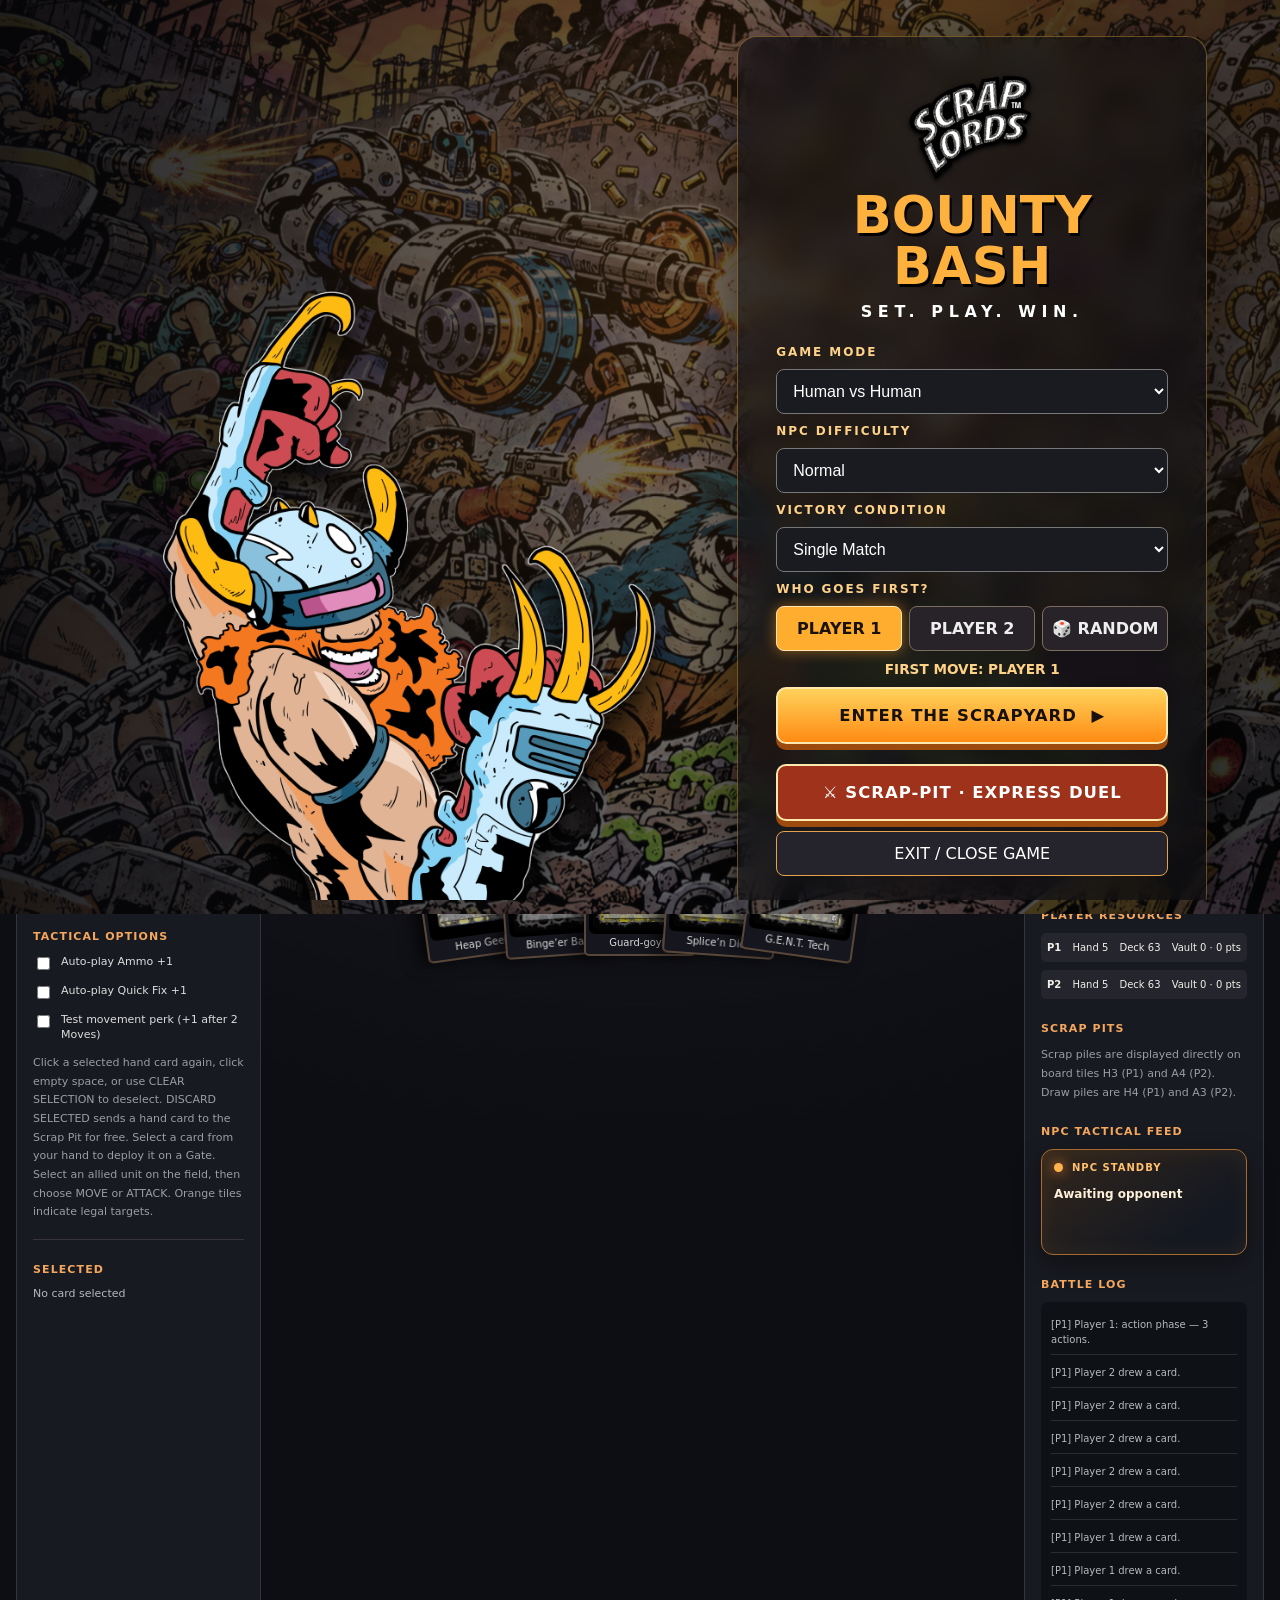
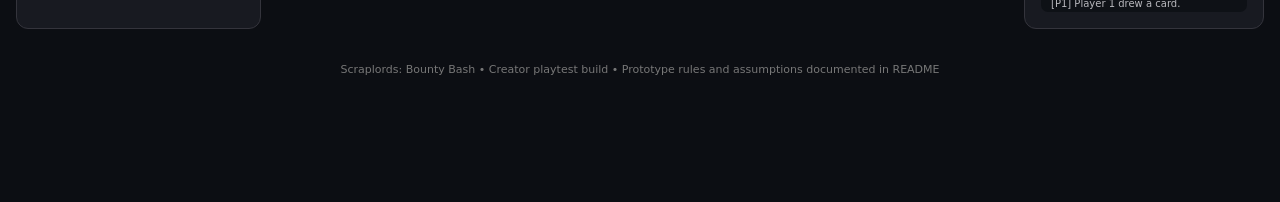
<file: index.html>
<!doctype html><html lang="en"><head><meta charset="utf-8"><meta name="viewport" content="width=device-width,initial-scale=1"><title>Scraplords: Bounty Bash | Tactical Prototype</title><link rel="stylesheet" href="src/styles.css"></head><body><div id="app"></div><script type="module" src="src/main.js"></script></body></html>
</file>
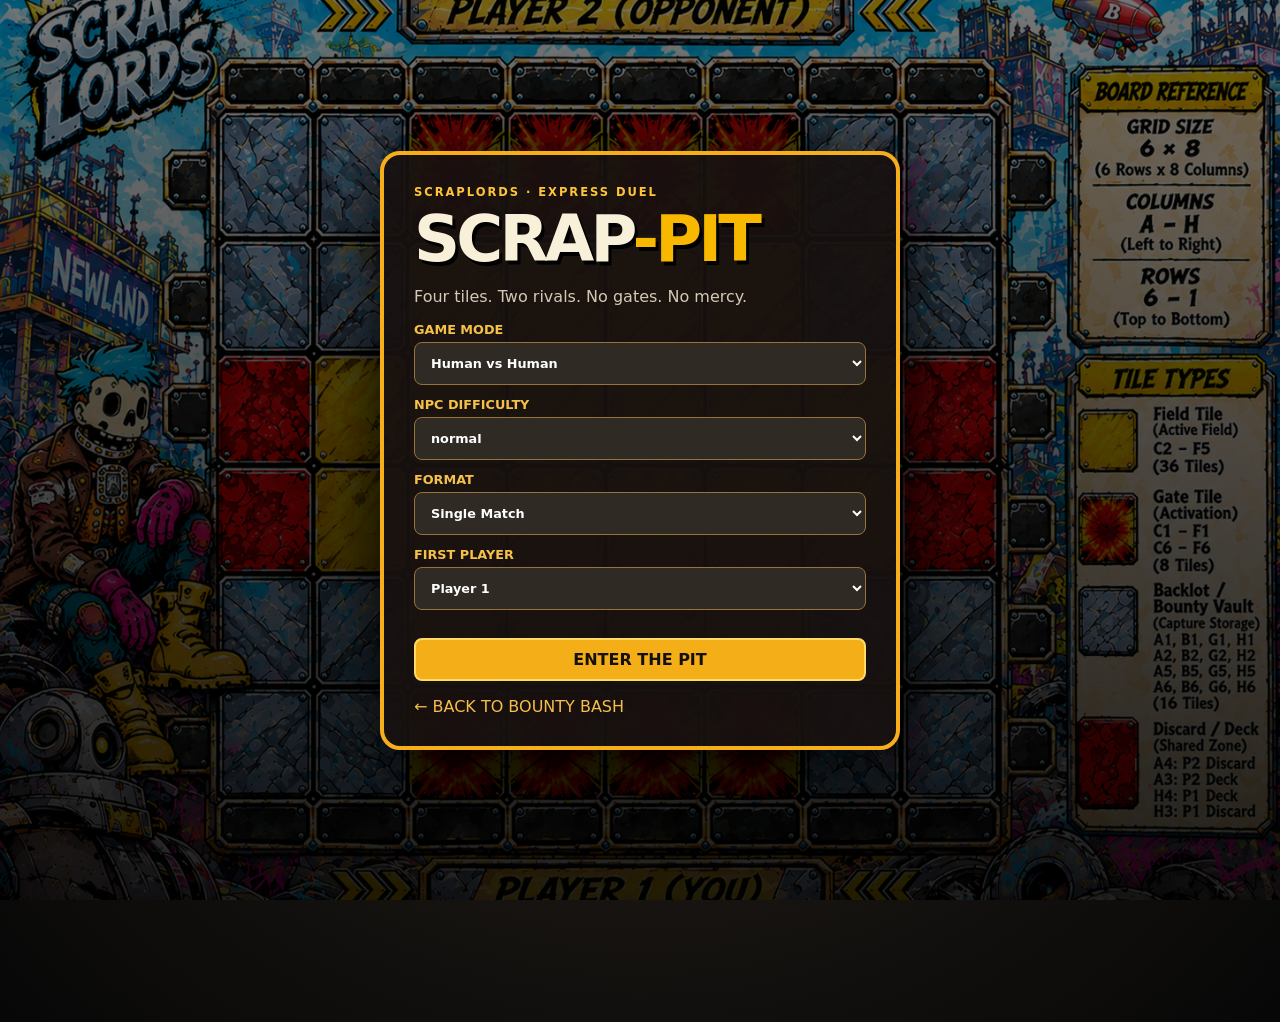
<file: scrap-pit.html>
<!doctype html><html lang="en"><head><meta charset="utf-8"><meta name="viewport" content="width=device-width,initial-scale=1"><title>SCRAP-PIT | Scraplords</title><link rel="stylesheet" href="src/scrap-pit.css"></head><body><div id="pit-app"></div><script type="module" src="src/scrap-pit-main.js"></script></body></html>
</file>
<file: src/styles.css>
:root{font-family:Inter,system-ui,Arial,sans-serif;color:#f2f0e8;background:#0c0e13;font-synthesis:none}*{box-sizing:border-box}body{margin:0;background:radial-gradient(circle at 50% 0%,#28212b,#0c0e13 60%)}button{font:inherit;cursor:pointer}button:disabled{opacity:.38;cursor:not-allowed}.top{display:flex;align-items:center;justify-content:space-between;padding:16px 25px;border-bottom:1px solid #403d40;background:#121419}.brand{display:flex;align-items:center;gap:15px}.mark{font-size:21px;line-height:.85;font-weight:1000;font-style:italic;transform:rotate(-8deg);color:#f7f0e5;text-shadow:3px 3px #b12b1d}.brand h1{font-size:20px;margin:0;letter-spacing:1.5px}.brand small{font-size:10px;color:#f6ac51;vertical-align:middle}.brand p{margin:4px 0 0;font-size:11px;color:#a7a5a5;letter-spacing:2px}.chip,.tag{border:1px solid #78513b;padding:4px 8px;border-radius:4px;color:#ffba60;font-size:10px}.status{display:flex;align-items:center;gap:15px;color:#a9aab0;font-size:12px;font-weight:800}.turn{color:#ffbd67;background:#392219;padding:10px 13px;border-radius:5px}.shell{display:grid;grid-template-columns:245px minmax(500px,1fr) 240px;gap:14px;max-width:1800px;margin:auto;padding:16px}.panel{background:#181a21;border:1px solid #34343c;border-radius:12px;padding:16px;min-width:0}.panel h2,.battle h2{font-size:14px;letter-spacing:1.3px;margin:0 0 15px}.panel h3{color:#f4a75d;font-size:11px;letter-spacing:1.1px;margin:23px 0 11px}.score{display:grid;grid-template-columns:1fr 1fr;gap:8px}.score>div{background:#24242b;border:1px solid #42404a;border-radius:9px;padding:10px;text-align:center}.score small,.score span{display:block;color:#bbb4b0;font-size:10px}.score strong{display:block;font-size:34px;color:#ffd076}.score em{font-size:14px;color:#aaa;font-style:normal}.pips{display:flex;gap:7px}.pips span{height:11px;flex:1;border-radius:10px;background:#39343a}.pips .lit{background:linear-gradient(90deg,#ffad40,#e84923);box-shadow:0 0 9px #f4793970}.actions{display:grid;grid-template-columns:1fr 1fr;gap:7px;margin-top:14px}.actions button,.reset{background:#303039;color:#eee;border:1px solid #4e4b54;border-radius:6px;padding:11px 6px;font-size:11px;font-weight:800}.actions button:hover:not(:disabled),.reset:hover{background:#5b3931}.actions .primary{grid-column:span 2;background:linear-gradient(110deg,#bd3a24,#f17a2c);border-color:#ec713a}.toggle{display:flex;align-items:flex-start;gap:8px;font-size:11px;color:#ddd;margin:10px 0;line-height:1.4}.toggle input{accent-color:#ff8a32}.hint{font-size:11px;color:#9b9da6;line-height:1.7}.selected{border-top:1px solid #36343b;margin-top:17px}.selected img{width:65px;float:left;margin-right:9px;border-radius:5px}.selected b{font-size:12px}.selected p,.selected small{font-size:11px;color:#b6b6c0}.battle{min-width:0}.battle-head,.hand-head{display:flex;justify-content:space-between;align-items:center}.battle-head h2,.hand-head h2{margin:0}.battle-head p{font-size:11px;color:#aaa;margin:5px 0 12px}.board-wrap{position:relative;width:100%;aspect-ratio:1448/1086;border:2px solid #5e4340;border-radius:9px;overflow:hidden;box-shadow:0 12px 35px #0008}.board-image{width:100%;height:100%;display:block}.tile-grid{position:absolute;left:15.72%;top:13.95%;width:60.55%;height:71.87%;display:grid;grid-template-columns:repeat(8,1fr);grid-template-rows:repeat(6,1fr)}.tile{position:relative;cursor:pointer;border:1px solid transparent;min-width:0;min-height:0}.tile.valid{background:#ffcc3270;outline:2px solid #fff26c;outline-offset:-2px;z-index:2;animation:pulse 1.2s infinite alternate}@keyframes pulse{to{background:#ffd76e33}}.tile-name{position:absolute;left:3px;top:2px;font-size:clamp(7px,.75vw,12px);font-weight:900;color:#171115;text-shadow:0 1px #fff9;opacity:.7;pointer-events:none}.tile.gate .tile-name,.tile.utility .tile-name{color:white;text-shadow:0 1px #000}.piece{position:absolute;inset:3px;z-index:3;border:2px solid #409cf7;border-radius:5px;background:#101318;box-shadow:0 3px 10px #000b;overflow:hidden;cursor:grab}.piece.p2{border-color:#ff5d45}.piece img{width:100%;height:100%;object-fit:cover}.piece span{position:absolute;bottom:0;left:0;right:0;text-align:center;background:#111d;color:white;font-size:clamp(7px,.7vw,11px);font-weight:800}.piece b{position:absolute;right:1px;top:1px;background:#121212df;color:#fff;padding:2px;border-radius:3px;font-size:10px}.piece.ko{transform:rotate(90deg) scale(.85);filter:grayscale(.65);border-color:#ffdb59}.piece.vault-piece{border-color:#d6b14e;opacity:.9}.battle-foot{display:flex;justify-content:space-between;gap:10px;color:#a7a6aa;font-size:10px;margin:9px 0 18px}.hand-area{background:#181a21;border:1px solid #39373e;border-radius:10px;padding:14px}.hand-head{gap:10px}.hand-head h2 span{font-size:10px;color:#aaa}.hand-head>div{display:flex;gap:12px;color:#a9a7a8;font-size:10px}.hand{display:flex;gap:8px;overflow-x:auto;min-height:165px;padding:15px 3px 8px}.hand-card{flex:0 0 97px;border:2px solid transparent;background:#24242a;border-radius:7px;padding:4px;color:white;transition:transform .15s}.hand-card:hover,.hand-card.chosen{transform:translateY(-9px);border-color:#ffc16b}.hand-card img{width:100%;aspect-ratio:600/825;object-fit:contain;display:block}.hand-card span{display:block;font-size:10px;white-space:nowrap;overflow:hidden;text-overflow:ellipsis}.empty{color:#888;font-size:13px}.phase-card{background:#2d2929;border:1px solid #634232;padding:12px;border-radius:8px}.phase-card>*{display:block;margin:5px 0}.phase-card small,.phase-card span{color:#b9a9a1;font-size:11px}.phase-card strong{color:#ffbe71;font-size:14px}.reset{width:100%;margin-top:10px}.duel{background:#22232a;padding:10px;border-radius:7px;font-size:12px;color:#c6c3c4}.duel p{font-size:11px}.duel strong{display:block;color:#ffbc72}.duel small{color:#999}.resource{display:flex;justify-content:space-between;gap:4px;font-size:10px;margin:8px 0;background:#25252d;padding:9px 6px;border-radius:5px}.log{height:310px;overflow:auto;background:#0e1116;border-radius:7px;padding:5px 10px}.log p{font-size:10px;line-height:1.5;color:#b9b9be;border-bottom:1px solid #292c32;padding-bottom:7px}footer{text-align:center;color:#777;font-size:11px;padding:18px}@media(max-width:1180px){.shell{grid-template-columns:210px minmax(400px,1fr)}.right{grid-column:1/-1}.log{height:150px}}@media(max-width:760px){.top{padding:12px;flex-wrap:wrap;gap:10px}.shell{display:flex;flex-direction:column;padding:8px}.left{order:2}.battle{order:1}.right{order:3}.status{font-size:10px}.board-wrap{border-width:1px}.tile-name{font-size:7px}.piece{inset:1px;border-width:1px}.piece span,.piece b{font-size:7px}.battle-foot{flex-wrap:wrap}.hand-card{flex-basis:80px}}

/* V1.1 gate scoring selection */
.gate-overlay{position:fixed;inset:0;z-index:1000;background:rgba(0,0,0,.78);display:flex;align-items:center;justify-content:center;padding:20px}.gate-dialog{max-width:780px;width:100%;max-height:90vh;overflow:auto;background:#17191f;color:#fff;border:2px solid #ffb42c;border-radius:16px;padding:24px;box-shadow:0 20px 70px #000}.gate-dialog h2{color:#ffbd3f;margin-top:0}.gate-choices{display:flex;gap:12px;flex-wrap:wrap;margin-top:20px}.gate-choice{width:130px;display:flex;flex-direction:column;gap:8px;align-items:center;padding:8px;background:#2b3038;border:1px solid #ffb42c;border-radius:10px;color:white;cursor:pointer}.gate-choice:hover{background:#534025}.gate-choice img{width:100%;height:145px;object-fit:contain}.gate-choice span{font-size:12px;text-align:center}

/* V1.2 interactive Quick Fix defense */
.defense-overlay{z-index:1000;background:rgba(0,0,0,.84)}
.defense-dialog{max-width:760px;max-height:90vh;overflow:auto}
.defense-choice{border:3px solid #39e47b!important;box-shadow:0 0 15px #39e47b77;background:#163d28!important;cursor:pointer}
.defense-choice.defense-picked{background:#23854b!important;box-shadow:0 0 0 3px #c8ffd8,0 0 25px #39e47b}
.defense-hint{color:#a9ffc6}.defense-buttons{display:flex;gap:12px;flex-wrap:wrap;margin-top:16px}.defense-buttons button,.no-defense button{padding:12px 16px;cursor:pointer}.defense-buttons button:disabled{opacity:.4;cursor:not-allowed}.no-defense{border:2px solid #e59b43;padding:16px;border-radius:12px}.no-defense strong{color:#ffd08a}

/* V1.5 visible organic Scrap Pit and victory announcement */
.scrap-display{background:#11141b;border:1px solid #48424a;border-radius:9px;margin:10px 0;padding:9px;overflow:hidden}.scrap-title{display:flex;justify-content:space-between;font-size:11px;font-weight:900;color:#ffc16b}.scrap-stack{height:112px;position:relative;margin-top:8px;border:1px dashed #57515b;border-radius:7px;background:repeating-linear-gradient(30deg,#1e1d23,#1e1d23 9px,#252329 10px)}.scrap-stack img{position:absolute;left:calc(10% + var(--offset));top:10px;height:88px;width:64px;object-fit:cover;border-radius:4px;border:1px solid #aaa;box-shadow:2px 4px 7px #000b;transform:rotate(var(--tilt));transform-origin:center;transition:transform .2s}.scrap-stack span{color:#999;font-size:11px;position:absolute;top:40px;left:40%}.victory-overlay{position:fixed;inset:0;z-index:2500;background:#07060be8;display:flex;align-items:center;justify-content:center;padding:20px}.victory-dialog{width:min(620px,100%);padding:45px 24px;text-align:center;background:radial-gradient(circle at top,#4e351e,#16161e 70%);border:4px solid #f8b53e;border-radius:24px;box-shadow:0 0 100px #eaa53365}.victory-crown{font-size:28px;font-weight:1000;letter-spacing:5px;color:#ffe092}.victory-dialog h1{font-size:clamp(30px,5vw,56px);color:white;text-shadow:3px 4px #c43d22}.victory-dialog p{color:#ffd89b}.victory-score{padding:20px;color:#ffcf5d;font-size:19px;font-weight:900}.victory-restart{margin-top:20px;background:#e26d29;color:white;border:0;border-radius:8px;padding:17px 30px;font-weight:900}.actions button[data-act="stance"]{grid-column:span 2;background:#385c39;color:#ddffdf;border-color:#68b56d}.hand-card:has(img[src$="stance.png"]){border-color:#72cc78}

/* V1.6: visual deck-to-hand draw, layered over the battlefield and hand. */
.draw-flying-card{position:fixed;z-index:2100;width:64px;height:88px;object-fit:contain;pointer-events:none;filter:drop-shadow(0 8px 13px #000);border-radius:5px;transform-origin:center;will-change:transform,opacity}
@media(prefers-reduced-motion:reduce){.draw-flying-card{display:none}}

/* Combined-action multiplier controls */
.cam-panel{border:1px solid #a8b96d;background:rgba(94,119,46,.16);padding:12px;margin:12px 0;border-radius:10px}
.cam-panel h3{margin:0 0 8px;color:#d4f5a0}.cam-panel p{margin:7px 0;line-height:1.4}
.cam-controls{display:flex;align-items:center;justify-content:center;gap:12px;margin:12px 0}
.cam-controls button{font-size:22px;min-width:44px;min-height:40px;border:1px solid #9bd766;border-radius:7px;background:#294421;color:#fff;cursor:pointer}
.cam-controls button:disabled{opacity:.3;cursor:not-allowed}.cam-controls strong{font-size:14px;text-align:center}

#game-mode,#ai-difficulty{width:100%;padding:9px;margin:5px 0 12px;background:#171b21;color:#fff;border:1px solid #6e777f;border-radius:5px;}

/* V2.6: cinematic bottom-docked fan hand, desktop hover and touch tap/scroll. */
body{padding-bottom:108px}
.hand-area{position:fixed;bottom:0;left:50%;transform:translateX(-50%);z-index:1800;width:min(960px,calc(100vw - 16px));height:112px;padding:0 14px 8px;border:1px solid #ad6d38;border-bottom:0;border-radius:24px 24px 0 0;background:linear-gradient(180deg,#24222beF,#0e1019f9);box-shadow:0 -10px 42px #000b,0 -2px 25px #e9892830;overflow:hidden;transition:height .32s cubic-bezier(.2,.8,.2,1),box-shadow .3s;isolation:isolate}
.hand-area.expanded{height:min(440px,72dvh);box-shadow:0 -16px 75px #000e,0 -2px 35px #e9892855}
.hand-head{height:43px;position:relative;z-index:3;display:flex;align-items:center;justify-content:space-between;gap:8px;background:linear-gradient(180deg,#25222d,#201e27);border-radius:0 0 10px 10px}
.hand-toggle,.hand-close{border:0;background:transparent;color:#ffce88;font-size:12px;font-weight:900;letter-spacing:1px;padding:10px;cursor:pointer}
.hand-toggle{flex:1;text-align:left}.hand-hint{font-size:9px;color:#aaa;margin-left:8px}.hand-meta{display:flex;align-items:center;gap:10px;font-size:10px;color:#d6c5b6}.hand-close{font-size:23px;line-height:1}
.hand{height:calc(100% - 43px);min-height:0;display:flex;align-items:flex-end;justify-content:center;gap:0;overflow-x:auto;overflow-y:hidden;padding:6px 12px 0;scrollbar-width:thin;scrollbar-color:#ae783c #17141c;touch-action:pan-x;overscroll-behavior-x:contain}
.hand-card{position:relative;flex:0 0 clamp(72px,10.5vw,112px);min-width:0;padding:3px;border:2px solid #675242;border-radius:10px 10px 5px 5px;background:#191923;box-shadow:-9px 0 17px #000a;transform-origin:50% 115%;transform:translateY(56px) rotate(calc(var(--fan) * 4deg));margin-left:clamp(-36px,-3.8vw,-14px);transition:transform .32s cubic-bezier(.18,.8,.25,1),filter .2s,border-color .2s,box-shadow .2s;z-index:calc(100 + var(--i));filter:brightness(.86);will-change:transform}
.hand-card:first-child{margin-left:0}.hand-card img{width:100%;aspect-ratio:600/825;object-fit:cover;border-radius:6px;display:block;pointer-events:none}.hand-card span{display:block;font-size:10px;padding:3px 1px;white-space:nowrap;overflow:hidden;text-overflow:ellipsis}
.hand-area.expanded .hand-card{transform:translateY(0) rotate(calc(var(--fan) * 2deg));filter:brightness(1)}
.hand-area.expanded .hand-card:hover,.hand-area.expanded .hand-card:focus-visible,.hand-area.expanded .hand-card.chosen{transform:translateY(-22px) rotate(0deg) scale(1.14);border-color:#ffd35f;box-shadow:0 0 0 2px #ffd35f77,0 16px 38px #000c;filter:brightness(1.15);z-index:900;outline:none}
.hand-area:not(.expanded) .hand-card.chosen{border-color:#ffce71;filter:brightness(1.2)}
@media(max-width:760px){body{padding-bottom:92px}.hand-area{height:96px;padding:0 8px 6px}.hand-area.expanded{height:min(350px,68dvh)}.hand-card{flex-basis:clamp(75px,21vw,105px);margin-left:-19px}.hand-hint{display:none}.hand-meta{gap:5px;font-size:9px}.hand{justify-content:flex-start;padding-inline:18px}.hand-area.expanded .hand-card:hover{transform:translateY(0) rotate(calc(var(--fan) * 2deg));filter:brightness(1)}}
@media(prefers-reduced-motion:reduce){.hand-area,.hand-card{transition:none}}

/* V2.7 — cinematic NPC planning feed and intent markers. */
.npc-feed{border:1px solid #a66b31;background:linear-gradient(145deg,#32261c,#141821 75%);border-radius:12px;padding:12px;box-shadow:inset 0 0 22px #fba83c13,0 8px 24px #0006;min-height:106px}
.npc-feed-head{display:flex;align-items:center;gap:9px;color:#ffc16e;font-size:10px;letter-spacing:1px}
.npc-pulse{width:9px;height:9px;border-radius:50%;background:#ffb14e;box-shadow:0 0 13px #ff8c31;animation:npcBeat 1.4s ease-in-out infinite}
@keyframes npcBeat{50%{opacity:.35;transform:scale(.7)}}
.npc-current{font-size:12px;font-weight:700;line-height:1.5;color:#fff0d9;animation:npcSlide .35s ease-out}
.npc-history{font-size:10px;color:#a7a4a6;border-top:1px solid #ffffff14;padding-top:7px}
@keyframes npcSlide{from{opacity:0;transform:translateY(9px)}to{opacity:1;transform:translateY(0)}}
.tile.npc-target{outline:3px solid #4be5ef;outline-offset:-3px;z-index:5;animation:npcTile 1s ease-in-out infinite alternate}
@keyframes npcTile{to{box-shadow:inset 0 0 28px #37e8ff99;background:#35d5f833}}
@media(prefers-reduced-motion:reduce){.npc-pulse,.npc-current,.tile.npc-target{animation:none}}

/* V2.7.1: Combat and mandatory response dialogs always outrank the cinematic hand. */
.gate-overlay,
.gate-overlay.defense-overlay,
.defense-overlay {
  z-index: 4000;
}
.victory-overlay { z-index: 5000; }
/* Hide the bottom fan while a modal is active so Apply/Pass remain unobstructed. */
#app:has(.gate-overlay) .hand-area,
#app:has(.victory-overlay) .hand-area {
  opacity: 0;
  pointer-events: none;
  visibility: hidden;
}
@media (max-width: 760px) {
  .gate-overlay { padding: 12px; }
  .gate-dialog { max-height: 92dvh; }
}

/* V2.7.7 — invisible cinematic hand dock; preserve fan and controls. */
.hand-area,
.hand-area.expanded {
  background: transparent;
  border-color: transparent;
  box-shadow: none;
}
.hand-head {
  background: transparent;
  box-shadow: none;
}
/* Only the actual cards and controls are visually presented. */
.hand { background: transparent; }

/* V2.7.8 — frosted hand dock and unclipped card fan. CSS-only. */
.hand-area,
.hand-area.expanded {
  background: rgba(17, 20, 29, .24);
  -webkit-backdrop-filter: blur(7px) saturate(1.12);
  backdrop-filter: blur(7px) saturate(1.12);
  border: 1px solid rgba(242, 190, 115, .12);
  border-bottom: 0;
  box-shadow: 0 -5px 22px rgba(0,0,0,.10);
  overflow: visible;
}
/* Collapsed cards may peek beyond the top edge without being cropped. */
.hand-area:not(.expanded) .hand {
  position: absolute;
  bottom: 0;
  left: 0;
  right: 0;
  height: 168px;
  overflow: visible;
  pointer-events: none;
  padding-top: 12px;
}
.hand-area:not(.expanded) .hand-card { pointer-events: auto; }
/* Keep the controls clickable and above the overlapping cards. */
.hand-head { position: relative; z-index: 1001; }
/* In the expanded state, reserve clearance for the raised/zoomed card. */
.hand-area.expanded { height: min(490px, 80dvh); }
.hand-area.expanded .hand {
  position: relative;
  height: calc(100% - 43px);
  overflow-x: auto;
  overflow-y: hidden;
  padding-top: 52px;
  padding-bottom: 8px;
}
@media (max-width:760px) {
  .hand-area.expanded { height: min(410px, 75dvh); }
  .hand-area:not(.expanded) .hand { height: 154px; }
}

/* V2.7.9: in-board deck and organic Scrap Pit piles. Utilities remain non-playable. */
.tile.utility{isolation:isolate}
.tile-scrap-pile,.tile-deck-stack{position:absolute;inset:3%;pointer-events:none;z-index:1;filter:drop-shadow(0 2px 3px #000b)}
.tile-scrap-pile img{position:absolute;left:11%;top:7%;width:73%;height:82%;object-fit:fill;border-radius:4px;box-shadow:0 1px 3px #000c;transform:translate(calc(var(--pile-index)*2%),calc(var(--pile-index)*-1%)) rotate(var(--pile-tilt));transform-origin:50% 50%}
.tile-scrap-pile.tile-p2 img{transform:translate(calc(var(--pile-index)*-2%),calc(var(--pile-index)*1%)) rotate(calc(180deg + var(--pile-tilt)))}
.tile-deck-stack:before,.tile-deck-stack:after{content:"";position:absolute;left:13%;top:12%;width:75%;height:79%;border-radius:4px;background:#353039;border:1px solid #b3a6a1;transform:translate(3px,3px)}
.tile-deck-stack:after{transform:translate(1px,1px)}
.tile-deck-stack img{position:absolute;left:11%;top:8%;width:75%;height:80%;object-fit:fill;border-radius:4px;border:1px solid #e6c68a;z-index:1;box-shadow:0 3px 6px #000b}
.tile-deck-stack.tile-p2 img{transform:rotate(180deg)}
.tile-pile-count{position:absolute;right:0;bottom:0;z-index:3;min-width:17px;padding:1px 3px;border-radius:6px;background:#13131bea;border:1px solid #e8ae62;color:#ffe4a5;text-align:center;font-size:clamp(8px,.85vw,12px);font-weight:900;line-height:1.25}
.tile.utility .tile-name{z-index:4;pointer-events:none;text-shadow:0 1px 3px #000,0 0 3px #000}

/* V2.8.1 cinematic launch menu */
.splash-screen{position:fixed;inset:0;z-index:12000;isolation:isolate;overflow:auto;background:#101013;color:#fff;font-family:inherit}.splash-backdrop{position:fixed;inset:0;background:linear-gradient(90deg,rgba(9,9,15,.86),rgba(12,11,18,.48) 55%,rgba(7,8,11,.75)),url('../assets/splash-battle.png') center/cover no-repeat;filter:saturate(.6) brightness(.78);transform:scale(1.03);animation:splashZoom 16s ease-out both}.splash-grain{position:fixed;inset:0;pointer-events:none;background:radial-gradient(ellipse at 65% 30%,rgba(255,149,30,.16),transparent 65%)}.splash-content{position:relative;min-height:100dvh;max-width:1400px;margin:auto;display:grid;grid-template-columns:minmax(0,1.15fr) minmax(320px,.85fr);align-items:center;gap:2vw;padding:4vh 5vw}.splash-character-wrap{align-self:end;display:flex;justify-content:center;overflow:hidden}.splash-character{max-width:100%;max-height:91dvh;object-fit:contain;object-position:bottom;filter:drop-shadow(0 22px 12px rgba(0,0,0,.75));animation:splashHero 1.1s cubic-bezier(.17,.89,.3,1.15) both}.splash-panel{max-width:470px;width:100%;padding:clamp(22px,3vw,38px);background:rgba(13,14,18,.64);border:1px solid rgba(255,190,74,.35);border-radius:20px;box-shadow:0 22px 70px #0009;backdrop-filter:blur(12px);animation:splashPanel .75s .25s both}.splash-logo{display:block;max-width:245px;width:70%;height:auto;margin:0 auto 4px;filter:invert(1) drop-shadow(0 2px 2px #000)}.splash-panel h1{font-size:clamp(2rem,4vw,3.7rem);line-height:1;text-align:center;color:#ffb13e;text-shadow:2px 3px #000;margin:10px 0}.splash-tagline{text-align:center;letter-spacing:.35em;font-weight:900;margin:0 0 24px}.splash-form{display:grid;gap:10px}.splash-form label,.splash-label{font-size:.75rem;letter-spacing:.16em;font-weight:900;color:#ffd28a}.splash-form select{width:100%;padding:12px;background:#1a1b21;color:#fff;border:1px solid #777;border-radius:8px;font-size:1rem}.splash-first{display:grid;grid-template-columns:1fr 1fr 1fr;gap:7px}.splash-first button{border:1px solid #7c6e5e;background:#272329;color:#eee;padding:12px 5px;border-radius:8px;cursor:pointer;font-weight:900}.splash-first button.active{background:#ffad2e;color:#1a1208;border-color:#ffe5b6;box-shadow:0 0 14px #ffa21c80}.splash-first-result{text-align:center;color:#ffd28a;font-size:.85rem;font-weight:900}.splash-start{background:linear-gradient(#ffd25b,#ff8b13);color:#17100b;border:2px solid #ffe8ad;padding:17px 10px;border-radius:10px;font-size:1.03rem;font-weight:1000;letter-spacing:.06em;cursor:pointer;box-shadow:0 6px 0 #9c4a0d;transition:transform .15s}.splash-start:hover{transform:translateY(-3px)}.splash-start span{padding-left:8px}@keyframes splashZoom{from{transform:scale(1.12)}to{transform:scale(1.03)}}@keyframes splashHero{from{opacity:0;transform:translateY(90px) rotate(-5deg)}to{opacity:1;transform:none}}@keyframes splashPanel{from{opacity:0;transform:translateX(50px)}to{opacity:1;transform:none}}@media(max-width:800px){.splash-content{grid-template-columns:1fr;padding:15px;gap:0}.splash-character-wrap{position:absolute;inset:0 0 auto 0;height:65dvh;opacity:.33;pointer-events:none}.splash-character{height:100%}.splash-panel{position:relative;margin:8vh auto 3vh;max-width:470px}.splash-backdrop{background-position:center}}@media(prefers-reduced-motion:reduce){.splash-character,.splash-panel,.splash-backdrop{animation:none}}

/* V2.8.2 series and session controls */
.series-hud{padding:10px;margin:8px 0;border:1px solid #d7954c;border-radius:8px;background:#1d1c21;color:#ffd28a;font-weight:900;text-align:center}.victory-dialog [data-series]{margin:8px;padding:12px 18px;cursor:pointer}.exit-fallback{min-height:100dvh;display:flex;flex-direction:column;align-items:center;justify-content:center;background:#111;color:#fff;padding:30px;text-align:center}.exit-fallback button{padding:14px 24px;background:#f6a42c;border:0;border-radius:8px;cursor:pointer}#splash-exit{padding:12px;background:#25232b;border:1px solid #e6a14a;color:#fff;border-radius:8px;cursor:pointer}

.round-overlay .victory-crown{color:#b9d5e7}.round-overlay .victory-dialog{border-color:#648ca2}

/* V2.8.3: interactive player-owned board decks (A3 / H4). */
.tile.board-draw-tile{touch-action:manipulation}
.tile.board-draw-ready{cursor:pointer}
.tile.board-draw-ready:hover .tile-deck-stack,.tile.board-draw-ready:focus-within .tile-deck-stack{filter:drop-shadow(0 0 8px #f6bd55) drop-shadow(0 2px 3px #000b);transform:translateY(-3px)}
.tile.board-draw-ready:active .tile-deck-stack{transform:translateY(0) scale(.96)}
.tile.board-draw-disabled{cursor:default}
.tile.board-draw-tile .tile-deck-stack{transition:filter .18s ease,transform .18s ease}
@media(prefers-reduced-motion:reduce){.tile.board-draw-tile .tile-deck-stack{transition:none}}

/* V2.8.4: mandatory end-phase hand reduction */
.hand-limit-overlay{z-index:4600}
.hand-limit-dialog{max-width:min(940px,96vw);max-height:92dvh;overflow:auto}
.hand-limit-choices{display:flex;flex-wrap:wrap;justify-content:center;gap:10px;max-height:57dvh;overflow-y:auto;padding:8px}
.hand-limit-choices .gate-choice{flex:0 1 112px;min-width:88px;cursor:pointer}
.hand-limit-choices .gate-choice img{width:100%;max-height:148px;object-fit:contain}
#app:has(.hand-limit-overlay) .hand-area{opacity:0;pointer-events:none;visibility:hidden}

/* V2.8.5 audio settings */
.scrap-audio-controls{display:grid;gap:9px;margin:8px 0 18px;padding:12px;border:1px solid rgba(255,255,255,.18);border-radius:10px;background:rgba(12,16,24,.55)}
.scrap-audio-controls label{display:flex;align-items:center;justify-content:space-between;gap:10px;font-size:12px;font-weight:700}
.scrap-audio-controls input{width:65%;accent-color:#f9aa42}
.scrap-audio-controls small{opacity:.7;line-height:1.4}

/* V2.8.8 — dock-anchored cinematic mascot entrance / dialogue / retraction */
#scrap-mascot-stage{position:fixed;inset:0;z-index:1900;pointer-events:none;overflow:hidden;--mascot-dock-bottom:112px}
.scrap-mascot{position:absolute;bottom:calc(var(--mascot-dock-bottom) + 6px);width:clamp(112px,17vw,200px);max-height:min(32vh,260px);filter:drop-shadow(0 7px 12px #000a);transform-origin:bottom center;will-change:transform,opacity}
.scrap-mascot-p1{left:clamp(4px,1.5vw,24px)}
.scrap-mascot-p2{right:clamp(4px,1.5vw,24px)}
.scrap-mascot img{width:100%;max-height:min(32vh,255px);object-fit:contain;object-position:bottom;display:block}
.scrap-mascot-quip{position:absolute;top:0;left:62%;max-width:150px;min-width:90px;background:#fff4d4;color:#171316;border:3px solid #141414;border-radius:16px 16px 16px 2px;padding:7px 9px;font:900 clamp(10px,1.2vw,14px)/1.2 system-ui,sans-serif;text-align:center;box-shadow:3px 4px 0 #141414;transform:rotate(-3deg);animation:mascot-quip-in .28s ease-out .48s both}
.scrap-mascot-p2 .scrap-mascot-quip{left:auto;right:62%;transform:rotate(3deg)}
.scrap-mascot-player{position:absolute;bottom:0;left:3px;background:#141414;color:#fff;font:800 12px system-ui;padding:3px 8px;border-radius:8px}
.scrap-mascot.mascot-enter{animation:mascot-rise .65s cubic-bezier(.18,1.15,.3,1) both}
.scrap-mascot.mascot-exit{animation:mascot-retract .5s cubic-bezier(.65,0,.85,.25) both}
.scrap-mascot.mascot-exit .scrap-mascot-quip{animation:mascot-quip-out .16s ease-in both}
@keyframes mascot-rise{0%{opacity:0;transform:translateY(115%) scale(.92)}65%{opacity:1}85%{transform:translateY(-6%) scale(1.02)}100%{opacity:1;transform:translateY(0) scale(1)}}
@keyframes mascot-retract{0%{opacity:1;transform:translateY(0)}100%{opacity:0;transform:translateY(120%)}}
@keyframes mascot-quip-in{from{opacity:0;scale:.75}to{opacity:1;scale:1}}
@keyframes mascot-quip-out{to{opacity:0;scale:.75}}
@media(max-width:650px){.scrap-mascot{width:clamp(92px,25vw,130px)}.scrap-mascot img{max-height:155px}.scrap-mascot-quip{min-width:72px;max-width:105px;font-size:10px;padding:5px 6px}}
@media(prefers-reduced-motion:reduce){.scrap-mascot.mascot-enter,.scrap-mascot.mascot-exit,.scrap-mascot-quip{animation-duration:.01ms;animation-delay:0ms}}
</file>
<file: src/scrap-pit.css>
:root{font-family:system-ui,Arial,sans-serif;color:#f9f0d9;background:#0e0e0e}*{box-sizing:border-box}body{margin:0;background:radial-gradient(ellipse at 50% 38%,#443022 0%,#171411 55%,#070707 100%);min-height:100vh}button,select{font:inherit}button{cursor:pointer;border:2px solid #705c3b;background:#28231f;color:#ffe5a5;border-radius:8px;padding:10px 13px;font-weight:800}button:hover:not(:disabled){border-color:#ffc52d;background:#403020}button:disabled{opacity:.45;cursor:not-allowed}.primary{background:#f4ae17;color:#15100b;border-color:#ffda65}.eyebrow{color:#ffc53a;font-size:.72rem;font-weight:900;letter-spacing:.17em}.shell{max-width:1280px;margin:auto;padding:14px 20px 40px}.shell header{display:flex;justify-content:space-between;align-items:center;gap:20px}.shell h1,.menu-panel h1{font-size:clamp(2rem,5vw,4rem);letter-spacing:-.06em;line-height:1;margin:8px 0;text-shadow:3px 4px #000}.shell h1 span,.menu-panel h1 span{color:#f9b800}.header-actions{display:flex;gap:15px;align-items:center;font-weight:900}.health{display:grid;grid-template-columns:1fr auto 1fr;gap:16px;align-items:center;margin:20px 0}.health-card{background:#1c1a18;border:2px solid #53483b;border-radius:10px;padding:12px;display:grid;gap:5px}.health-card.p1{border-color:#f1b719}.health-card.p2{border-color:#d75c43}.health-card strong{font-size:1.45rem}.health-card small{color:#b5a99a}.meter{height:9px;background:#4d3831;border-radius:12px;overflow:hidden}.meter i{display:block;height:100%;background:#ecaa24;transition:width .3s}.p2 .meter i{background:#e3664c}.turn-badge{font-size:.9rem;font-weight:900;text-align:center;color:#ffcc4a}.arena{min-height:410px;display:flex;align-items:center;justify-content:center;background:linear-gradient(#0006,#0009),url('../assets/board.png') center/cover;border:3px solid #514028;border-radius:14px;box-shadow:0 20px 45px #000a;overflow:hidden}.pit-board{display:grid;grid-template-columns:repeat(4,minmax(0,1fr));gap:5px;width:min(740px,96%);margin:24px auto}.pit-tile{aspect-ratio:600/825;min-height:135px;position:relative;padding:3px;border:3px solid #26201a;border-radius:7px;overflow:hidden;background:linear-gradient(145deg,#f6c725,#9c5812);box-shadow:inset 0 0 0 3px #ffdc55,0 6px 12px #0009}.pit-tile.field{background:linear-gradient(145deg,#ffdb41,#b97914)}.pit-tile.deck{background:linear-gradient(145deg,#be412f,#5b1719)}.pit-tile.discard{background:linear-gradient(145deg,#6c2721,#251c19)}.pit-tile.legal{outline:4px solid #68f073;outline-offset:-6px;box-shadow:0 0 20px #50d961}.pit-tile img{display:block;width:100%;height:100%;object-fit:cover}.pit-tile img.unit-art{object-fit:contain;background:#18110b}.pit-tile img.knocked{filter:grayscale(1);transform:rotate(-13deg);opacity:.75}.pit-tile small{position:absolute;bottom:0;left:0;right:0;background:#080706dd;color:#fff;font-size:clamp(.6rem,1vw,.85rem);padding:4px 2px;z-index:2}.pit-tile em{position:absolute;top:5px;right:6px;font-style:normal;background:#000c;padding:3px 8px;border-radius:20px;font-size:1.2rem}.scrap-icon{font-size:4rem;color:#c6b0a0}.unit-stats{position:absolute;top:6px;left:3px;right:3px;background:#000d;font-size:clamp(.58rem,1.2vw,.85rem);color:#fff}.unit-owner{position:absolute;right:4px;bottom:26px;background:#111;color:#f6c425;padding:3px}.controls{display:grid;gap:10px;margin:16px 0}.buttons{display:flex;flex-wrap:wrap;gap:8px}.hint{color:#dfcba3;font-size:.9rem}.hand-dock{background:#13110fee;border:2px solid #635239;border-radius:14px;padding:10px;min-height:170px}.hand-title{font-weight:900;letter-spacing:.06em;color:#f4bf4c;margin-bottom:9px}.hand-cards{display:flex;gap:8px;overflow-x:auto;padding-bottom:9px}.hand-card{min-width:95px;width:110px;flex-shrink:0;display:grid;gap:4px;text-align:center;padding:4px;background:#30251b}.hand-card img{width:100%;aspect-ratio:600/825;object-fit:cover}.hand-card b{font-size:.73rem}.hand-card small{font-size:.62rem}.hand-card.selected,.buff.chosen{border-color:#6dff78;box-shadow:0 0 12px #6dff7880}.log{margin-top:12px;background:#0007;padding:12px;border-radius:10px;color:#b8a993;font-size:.82rem;display:grid;gap:6px}.log b{color:#f3c553}.veil{position:fixed;inset:0;display:grid;place-items:center;background:#000b;z-index:50;padding:16px}.duel-panel{width:min(650px,100%);max-height:92vh;overflow-y:auto;background:linear-gradient(140deg,#38271b,#111);border:4px solid #ffbf31;border-radius:16px;padding:24px;box-shadow:0 20px 100px #000}.duel-panel h2{font-size:2rem;margin:10px 0}.duel-panel .buffs{display:flex;gap:10px;overflow-x:auto;padding:12px 0}.buff{min-width:95px;width:110px;padding:4px;display:grid;gap:4px;font-size:.72rem}.buff img{width:100%;aspect-ratio:600/825;object-fit:cover}.duel-panel input{width:70px;background:#16110c;color:white;padding:8px}.pit-menu{min-height:100vh;display:grid;place-items:center;background:linear-gradient(#0008,#000d),url('../assets/board.png') center/cover;padding:24px}.menu-panel{width:min(520px,100%);background:#17110feF;border:4px solid #f7ae1b;border-radius:20px;padding:30px;box-shadow:0 10px 80px #000}.menu-panel p{color:#d6c8b6}.menu-panel label{display:grid;gap:5px;margin:12px 0;color:#f6c149;font-weight:800;font-size:.8rem}.menu-panel select{background:#302a24;color:#fff;border:1px solid #97723c;border-radius:8px;padding:12px}.menu-panel .primary{width:100%;margin:16px 0}.menu-panel a{color:#f5bd4a;text-decoration:none}.win{text-align:center}.win button{margin:8px}@media(max-width:700px){.shell{padding:10px}.health{grid-template-columns:1fr 1fr;gap:8px}.turn-badge{grid-column:1/-1;grid-row:1}.arena{min-height:280px}.pit-board{gap:2px;width:99%;margin:10px auto}.pit-tile{min-height:100px;border-width:2px}.pit-tile small{font-size:.55rem}.shell header{align-items:flex-start}.header-actions{display:grid;gap:5px;font-size:.7rem}.health-card{padding:7px}.health-card strong{font-size:1rem}.hand-card{min-width:75px;width:75px}.duel-panel{padding:12px}}

/* V2.9.3 — transparent arena, organic scrap piles, Bounty Bash-style hand fan */
body{padding-bottom:122px}
.arena{background:linear-gradient(#0002,#0003),url('../assets/boardPit.png') center/cover;overflow:visible}
.pit-boardPit{gap:5px}
.pit-tile,.pit-tile.field,.pit-tile.deck,.pit-tile.discard{background:transparent;border-color:transparent;box-shadow:none;border-radius:0;overflow:visible}
.pit-tile.field:not(.occupied):not(.legal){opacity:1}
.pit-tile.field:not(.occupied):not(.legal) small{opacity:0}
.pit-tile.deck img.back{filter:drop-shadow(0 5px 9px #000b);border-radius:6px}
.pit-tile.occupied img.unit-art{background:transparent;filter:drop-shadow(0 5px 9px #000b)}
.pit-tile.legal{outline:2px dashed #79ff85;outline-offset:-4px;background:#56f36b19;box-shadow:inset 0 0 22px #5dfb5c22}
.pit-tile.legal small{opacity:1!important}
.pit-tile small{background:#080706a8;border-radius:4px;left:5px;right:5px;bottom:2px}
.pit-tile.discard{opacity:1!important}
.scrap-empty{display:block;width:100%;height:100%}
.scrap-stack{position:absolute;inset:7% 10% 10%;pointer-events:none}
.scrap-layer{position:absolute;inset:0;width:100%;height:100%;object-fit:contain;transform:translate(calc(var(--layer) * 2px),calc(var(--layer) * -3px)) rotate(var(--tilt));filter:drop-shadow(1px 6px 4px #000a);border-radius:5px}
.pit-tile.discard em{z-index:3}
.hand-dock{position:fixed;bottom:0;left:50%;transform:translateX(-50%);z-index:30;width:min(960px,calc(100vw - 16px));height:112px;min-height:0;padding:0 12px 8px;border:1px solid #f2be731f;border-bottom:0;border-radius:24px 24px 0 0;background:#11141d3d;backdrop-filter:blur(7px) saturate(1.12);-webkit-backdrop-filter:blur(7px) saturate(1.12);box-shadow:0 -5px 22px #0002;transition:height .25s ease;overflow:visible}
.hand-dock.expanded{height:min(440px,72dvh);box-shadow:0 -16px 75px #000c}
.hand-head{height:43px;display:flex;align-items:center;justify-content:space-between;position:relative;z-index:3}
.hand-toggle,.hand-close{border:0;background:transparent;color:#ffce88;box-shadow:none;font-weight:900;letter-spacing:.06em;padding:8px;cursor:pointer}
.hand-toggle{flex:1;text-align:left;font-size:12px}.hand-close{font-size:24px;line-height:1}.hand-hint{font-size:10px;color:#c5b5a0;margin-left:12px}
.hand-cards{display:flex;align-items:flex-end;justify-content:center;gap:0;height:calc(100% - 43px);padding:4px 10px 0;overflow-x:auto;overflow-y:hidden;scrollbar-width:thin}
.hand-card{position:relative;flex:0 0 clamp(72px,10.5vw,112px);width:auto;min-width:0;margin-left:-12px;padding:3px;border:2px solid #675242;border-radius:10px 10px 5px 5px;background:#191923;box-shadow:-9px 0 17px #000a;display:block;transform-origin:50% 115%;transform:translateY(30px) rotate(calc(var(--fan) * 3deg));transition:transform .22s,filter .22s,border-color .22s;filter:brightness(.8)}
.hand-card:first-child{margin-left:0}.hand-card img{display:block;width:100%;aspect-ratio:600/825;object-fit:cover;border-radius:6px;pointer-events:none}.hand-card span{display:block;font-size:10px;white-space:nowrap;overflow:hidden;text-overflow:ellipsis}
.hand-dock.expanded .hand-card{transform:translateY(0) rotate(calc(var(--fan) * 2deg));filter:brightness(1)}
.hand-dock.expanded .hand-card:hover,.hand-dock.expanded .hand-card.selected{transform:translateY(-17px) rotate(0) scale(1.09);border-color:#ffd35f;z-index:2}
.hand-dock:not(.expanded) .hand-cards{position:absolute;left:0;right:0;bottom:0;height:150px;overflow:visible;pointer-events:none}
.hand-dock:not(.expanded) .hand-card{pointer-events:auto;transform:translateY(82px) rotate(calc(var(--fan) * 3deg))}
.hand-dock:not(.expanded) .hand-card.selected{transform:translateY(45px) rotate(0);border-color:#6dff78;filter:brightness(1.15);z-index:2}
.veil{z-index:100}
@media(max-width:700px){body{padding-bottom:100px}.hand-dock{height:96px;padding:0 8px 6px}.hand-dock.expanded{height:min(350px,68dvh)}.hand-card{flex-basis:clamp(64px,21vw,100px);margin-left:-19px}.hand-hint{display:none}.hand-dock:not(.expanded) .hand-card{transform:translateY(86px) rotate(calc(var(--fan) * 3deg))}.pit-tile small{font-size:.5rem}}
@media(prefers-reduced-motion:reduce){.hand-dock,.hand-card{transition:none}}
</file>
